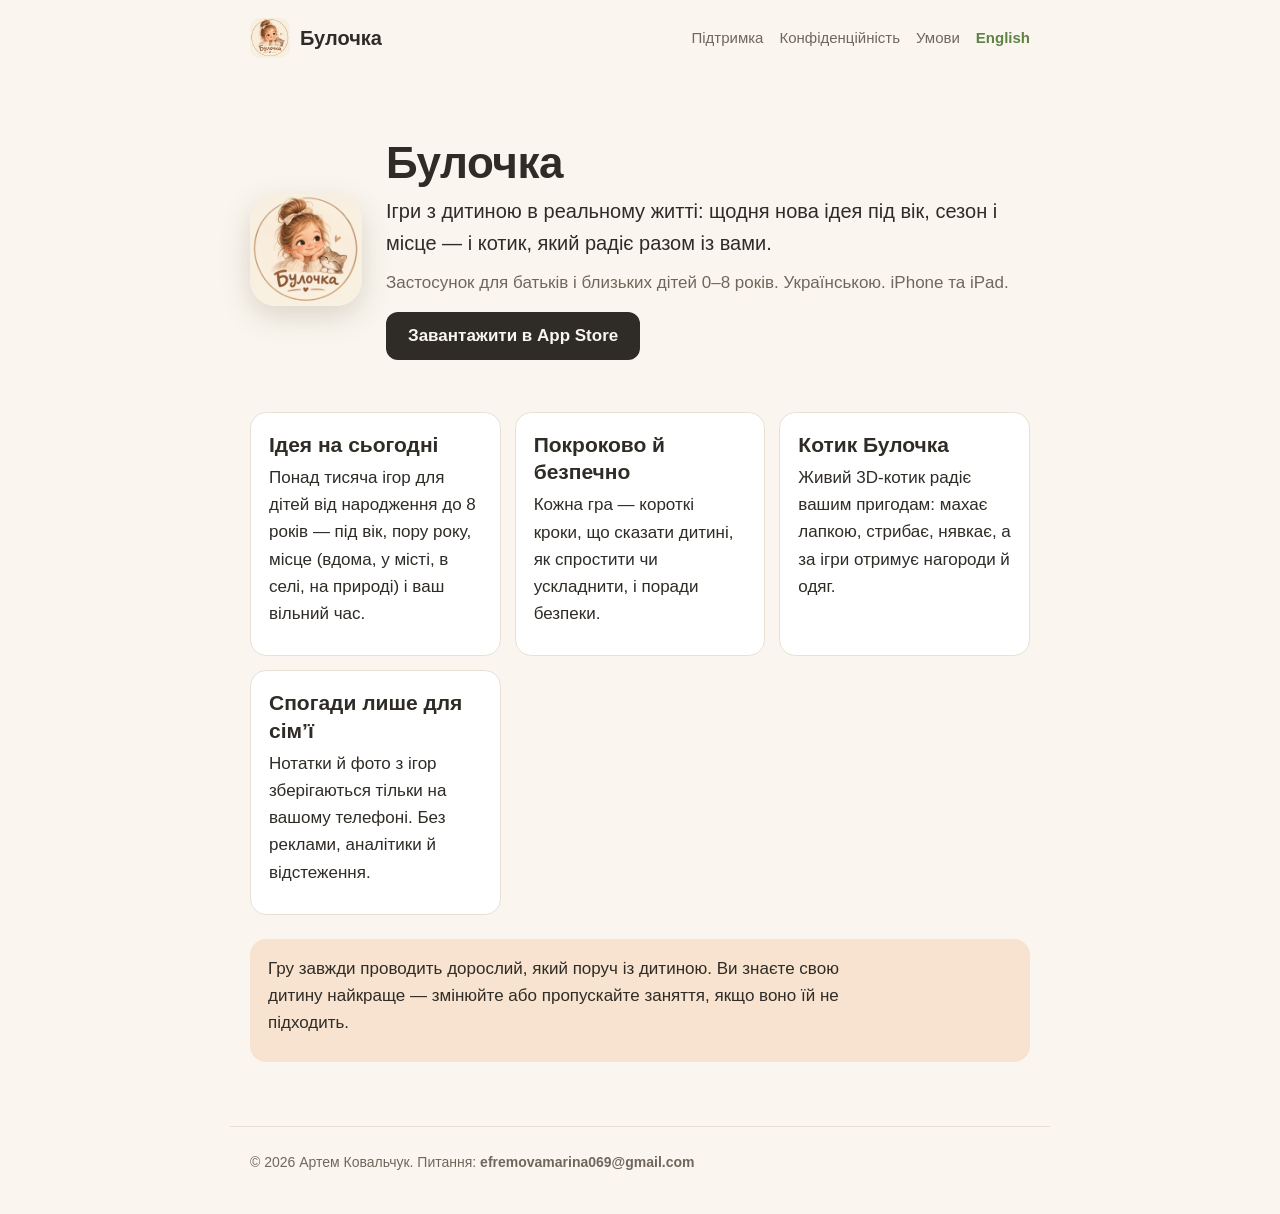
<file: index.html>
<!doctype html>
<html lang="uk">
<head>
<meta charset="utf-8">
<meta name="viewport" content="width=device-width, initial-scale=1">
<title>Булочка — ігри з дитиною</title>
<meta name="description" content="Ігри з дитиною в реальному житті">
<link rel="icon" href="./icon.png">
<link rel="stylesheet" href="./style.css">
</head>
<body>
<header class="top">
  <a class="brand" href="./"><img src="./icon.png" alt="" width="40" height="40"><span>Булочка</span></a>
  <nav>
    <a href="./support/">Підтримка</a>
    <a href="./privacy/">Конфіденційність</a>
    <a href="./terms/">Умови</a>
    <a href="./en/" lang="en" class="lang">English</a>
  </nav>
</header>
<main>
<section class="hero">
  <img src="icon.png" alt="" width="112" height="112">
  <div>
    <h1>Булочка</h1>
    <p class="lead">Ігри з дитиною в реальному житті: щодня нова ідея під вік, сезон і місце — і котик, який радіє разом із вами.</p>
    <p class="muted">Застосунок для батьків і близьких дітей 0–8 років. Українською. iPhone та iPad.</p>
    <p><a class="store" href="https://apps.apple.com/app/id6827044399">Завантажити в App Store</a></p>
  </div>
</section>
<section class="grid">
  <div class="feature"><h2>Ідея на сьогодні</h2><p>Понад тисяча ігор для дітей від народження до 8 років — під вік, пору року, місце (вдома, у місті, в селі, на природі) і ваш вільний час.</p></div>
  <div class="feature"><h2>Покроково й безпечно</h2><p>Кожна гра — короткі кроки, що сказати дитині, як спростити чи ускладнити, і поради безпеки.</p></div>
  <div class="feature"><h2>Котик Булочка</h2><p>Живий 3D-котик радіє вашим пригодам: махає лапкою, стрибає, нявкає, а за ігри отримує нагороди й одяг.</p></div>
  <div class="feature"><h2>Спогади лише для сім’ї</h2><p>Нотатки й фото з ігор зберігаються тільки на вашому телефоні. Без реклами, аналітики й відстеження.</p></div>
</section>
<section class="note">
  <p>Гру завжди проводить дорослий, який поруч із дитиною. Ви знаєте свою дитину найкраще — змінюйте або пропускайте заняття, якщо воно їй не підходить.</p>
</section>
</main>
<footer>© 2026 Артем Ковальчук. Питання: <span class="mail">efremovamarina069@gmail.com</span></footer>
</body>
</html>
</file>
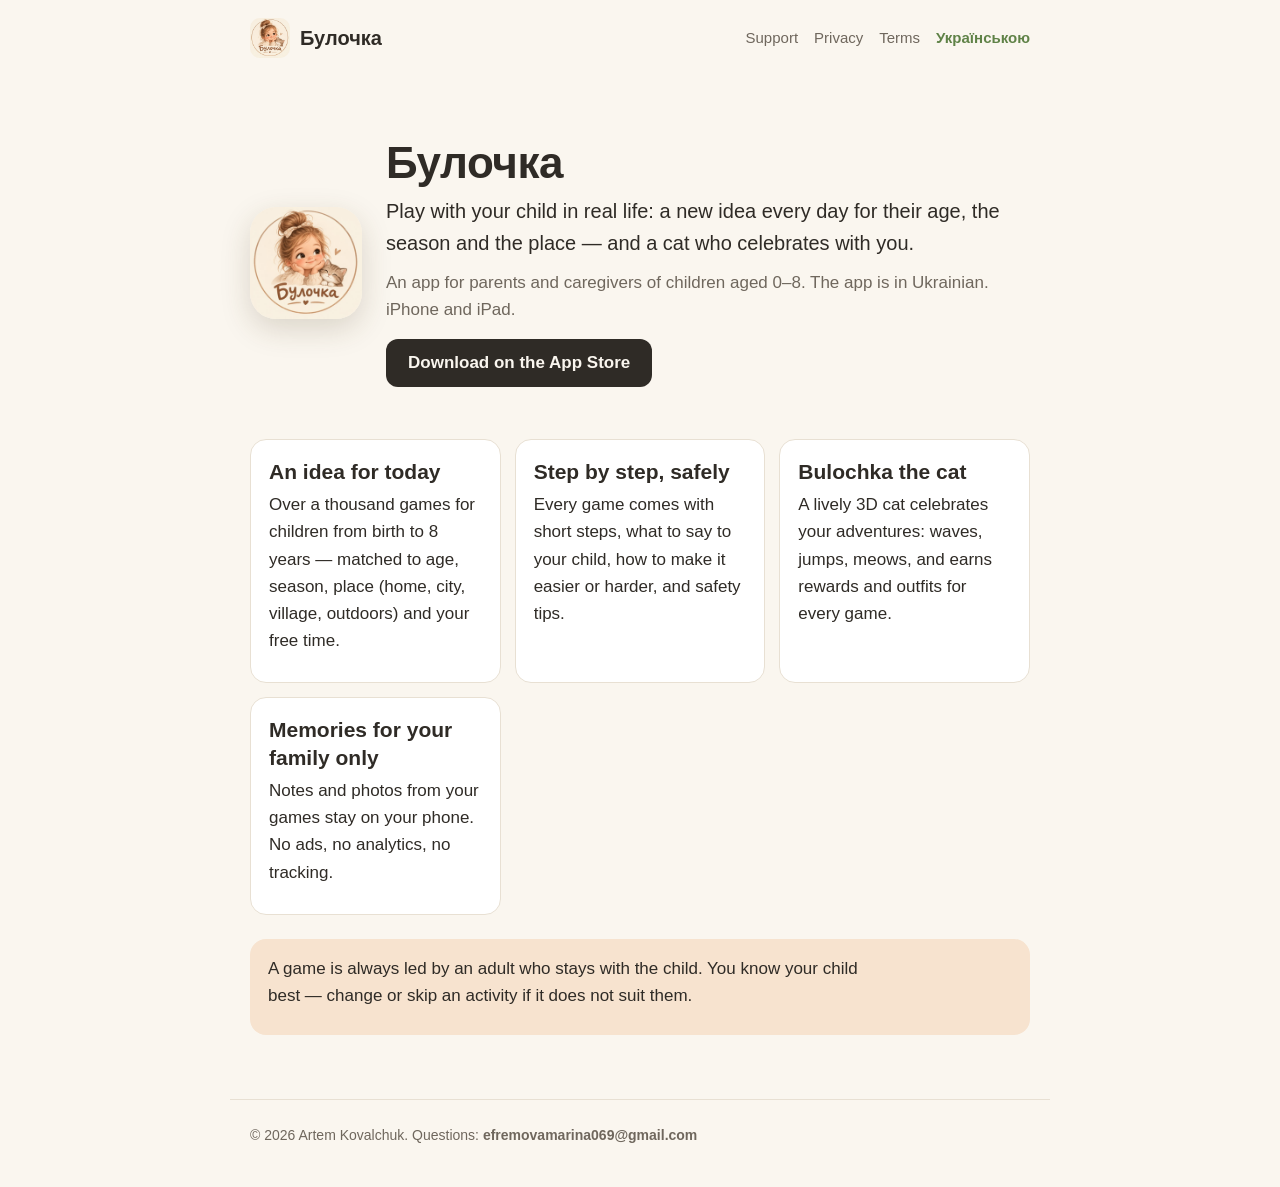
<file: en/index.html>
<!doctype html>
<html lang="en">
<head>
<meta charset="utf-8">
<meta name="viewport" content="width=device-width, initial-scale=1">
<title>Bulochka — play with your child</title>
<meta name="description" content="Play with your child in real life">
<link rel="icon" href="../icon.png">
<link rel="stylesheet" href="../style.css">
</head>
<body>
<header class="top">
  <a class="brand" href="../en/"><img src="../icon.png" alt="" width="40" height="40"><span>Булочка</span></a>
  <nav>
    <a href="../en/support/">Support</a>
    <a href="../en/privacy/">Privacy</a>
    <a href="../en/terms/">Terms</a>
    <a href="../" lang="uk" class="lang">Українською</a>
  </nav>
</header>
<main>
<section class="hero">
  <img src="../icon.png" alt="" width="112" height="112">
  <div>
    <h1>Булочка</h1>
    <p class="lead">Play with your child in real life: a new idea every day for their age, the season and the place — and a cat who celebrates with you.</p>
    <p class="muted">An app for parents and caregivers of children aged 0–8. The app is in Ukrainian. iPhone and iPad.</p>
    <p><a class="store" href="https://apps.apple.com/app/id6827044399">Download on the App Store</a></p>
  </div>
</section>
<section class="grid">
  <div class="feature"><h2>An idea for today</h2><p>Over a thousand games for children from birth to 8 years — matched to age, season, place (home, city, village, outdoors) and your free time.</p></div>
  <div class="feature"><h2>Step by step, safely</h2><p>Every game comes with short steps, what to say to your child, how to make it easier or harder, and safety tips.</p></div>
  <div class="feature"><h2>Bulochka the cat</h2><p>A lively 3D cat celebrates your adventures: waves, jumps, meows, and earns rewards and outfits for every game.</p></div>
  <div class="feature"><h2>Memories for your family only</h2><p>Notes and photos from your games stay on your phone. No ads, no analytics, no tracking.</p></div>
</section>
<section class="note">
  <p>A game is always led by an adult who stays with the child. You know your child best — change or skip an activity if it does not suit them.</p>
</section>
</main>
<footer>© 2026 Artem Kovalchuk. Questions: <span class="mail">efremovamarina069@gmail.com</span></footer>
</body>
</html>
</file>
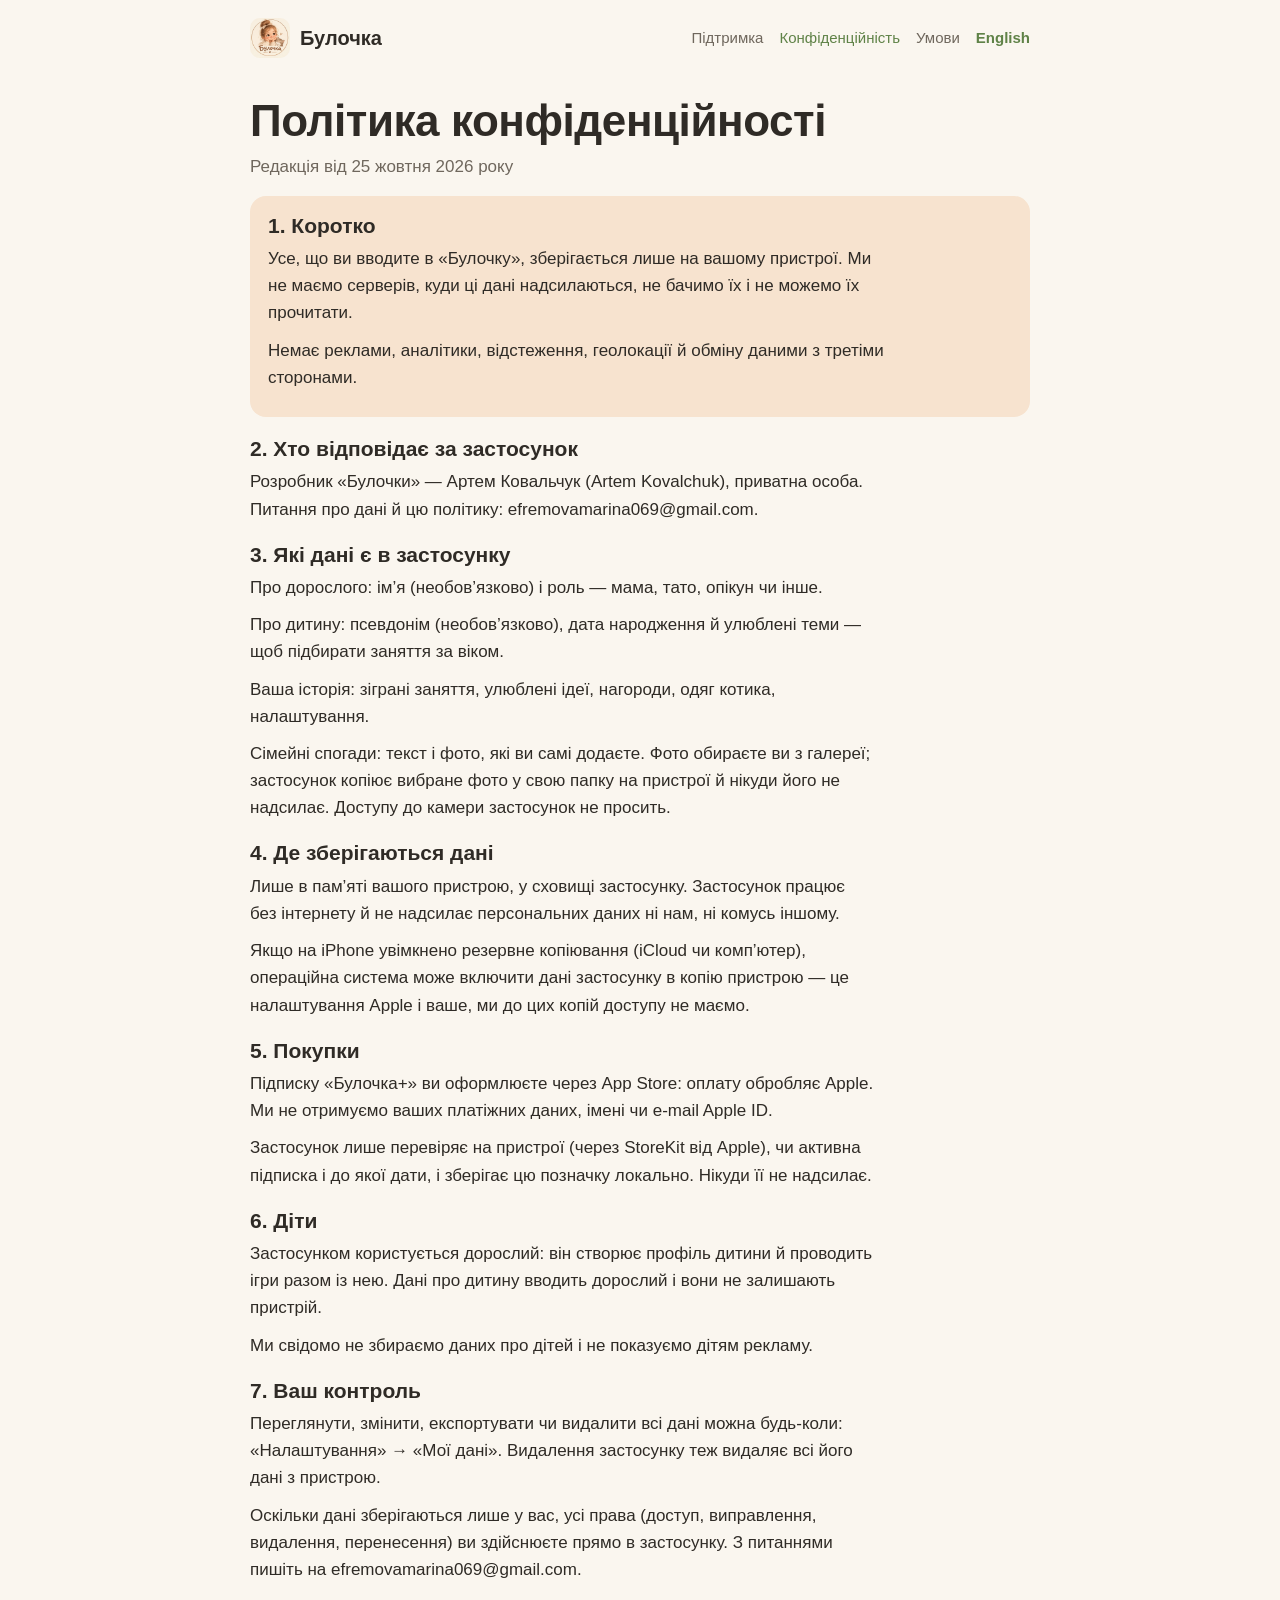
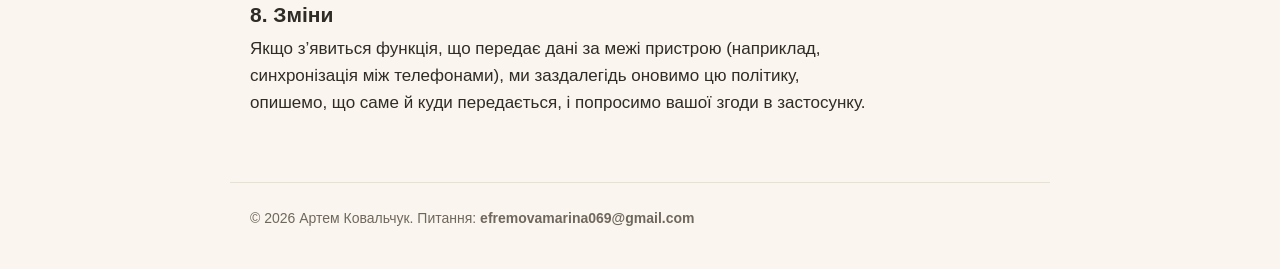
<file: privacy/index.html>
<!doctype html>
<html lang="uk">
<head>
<meta charset="utf-8">
<meta name="viewport" content="width=device-width, initial-scale=1">
<title>Політика конфіденційності — Булочка</title>
<meta name="description" content="Ігри з дитиною в реальному житті">
<link rel="icon" href="../icon.png">
<link rel="stylesheet" href="../style.css">
</head>
<body>
<header class="top">
  <a class="brand" href="../"><img src="../icon.png" alt="" width="40" height="40"><span>Булочка</span></a>
  <nav>
    <a href="../support/">Підтримка</a>
    <a href="../privacy/" aria-current="page">Конфіденційність</a>
    <a href="../terms/">Умови</a>
    <a href="../en/privacy/" lang="en" class="lang">English</a>
  </nav>
</header>
<main>
<h1>Політика конфіденційності</h1>
<p class="muted">Редакція від 25 жовтня 2026 року</p>
<section class="key">
  <h2>1. Коротко</h2>
  <p>Усе, що ви вводите в «Булочку», зберігається лише на вашому пристрої. Ми не маємо серверів, куди ці дані надсилаються, не бачимо їх і не можемо їх прочитати.</p>
  <p>Немає реклами, аналітики, відстеження, геолокації й обміну даними з третіми сторонами.</p>
</section>
<section>
  <h2>2. Хто відповідає за застосунок</h2>
  <p>Розробник «Булочки» — Артем Ковальчук (Artem Kovalchuk), приватна особа. Питання про дані й цю політику: efremovamarina069@gmail.com.</p>
</section>
<section>
  <h2>3. Які дані є в застосунку</h2>
  <p>Про дорослого: ім’я (необов’язково) і роль — мама, тато, опікун чи інше.</p>
  <p>Про дитину: псевдонім (необов’язково), дата народження й улюблені теми — щоб підбирати заняття за віком.</p>
  <p>Ваша історія: зіграні заняття, улюблені ідеї, нагороди, одяг котика, налаштування.</p>
  <p>Сімейні спогади: текст і фото, які ви самі додаєте. Фото обираєте ви з галереї; застосунок копіює вибране фото у свою папку на пристрої й нікуди його не надсилає. Доступу до камери застосунок не просить.</p>
</section>
<section>
  <h2>4. Де зберігаються дані</h2>
  <p>Лише в пам’яті вашого пристрою, у сховищі застосунку. Застосунок працює без інтернету й не надсилає персональних даних ні нам, ні комусь іншому.</p>
  <p>Якщо на iPhone увімкнено резервне копіювання (iCloud чи комп’ютер), операційна система може включити дані застосунку в копію пристрою — це налаштування Apple і ваше, ми до цих копій доступу не маємо.</p>
</section>
<section>
  <h2>5. Покупки</h2>
  <p>Підписку «Булочка+» ви оформлюєте через App Store: оплату обробляє Apple. Ми не отримуємо ваших платіжних даних, імені чи e-mail Apple ID.</p>
  <p>Застосунок лише перевіряє на пристрої (через StoreKit від Apple), чи активна підписка і до якої дати, і зберігає цю позначку локально. Нікуди її не надсилає.</p>
</section>
<section>
  <h2>6. Діти</h2>
  <p>Застосунком користується дорослий: він створює профіль дитини й проводить ігри разом із нею. Дані про дитину вводить дорослий і вони не залишають пристрій.</p>
  <p>Ми свідомо не збираємо даних про дітей і не показуємо дітям рекламу.</p>
</section>
<section>
  <h2>7. Ваш контроль</h2>
  <p>Переглянути, змінити, експортувати чи видалити всі дані можна будь-коли: «Налаштування» → «Мої дані». Видалення застосунку теж видаляє всі його дані з пристрою.</p>
  <p>Оскільки дані зберігаються лише у вас, усі права (доступ, виправлення, видалення, перенесення) ви здійснюєте прямо в застосунку. З питаннями пишіть на efremovamarina069@gmail.com.</p>
</section>
<section>
  <h2>8. Зміни</h2>
  <p>Якщо з’явиться функція, що передає дані за межі пристрою (наприклад, синхронізація між телефонами), ми заздалегідь оновимо цю політику, опишемо, що саме й куди передається, і попросимо вашої згоди в застосунку.</p>
</section>
</main>
<footer>© 2026 Артем Ковальчук. Питання: <span class="mail">efremovamarina069@gmail.com</span></footer>
</body>
</html>
</file>
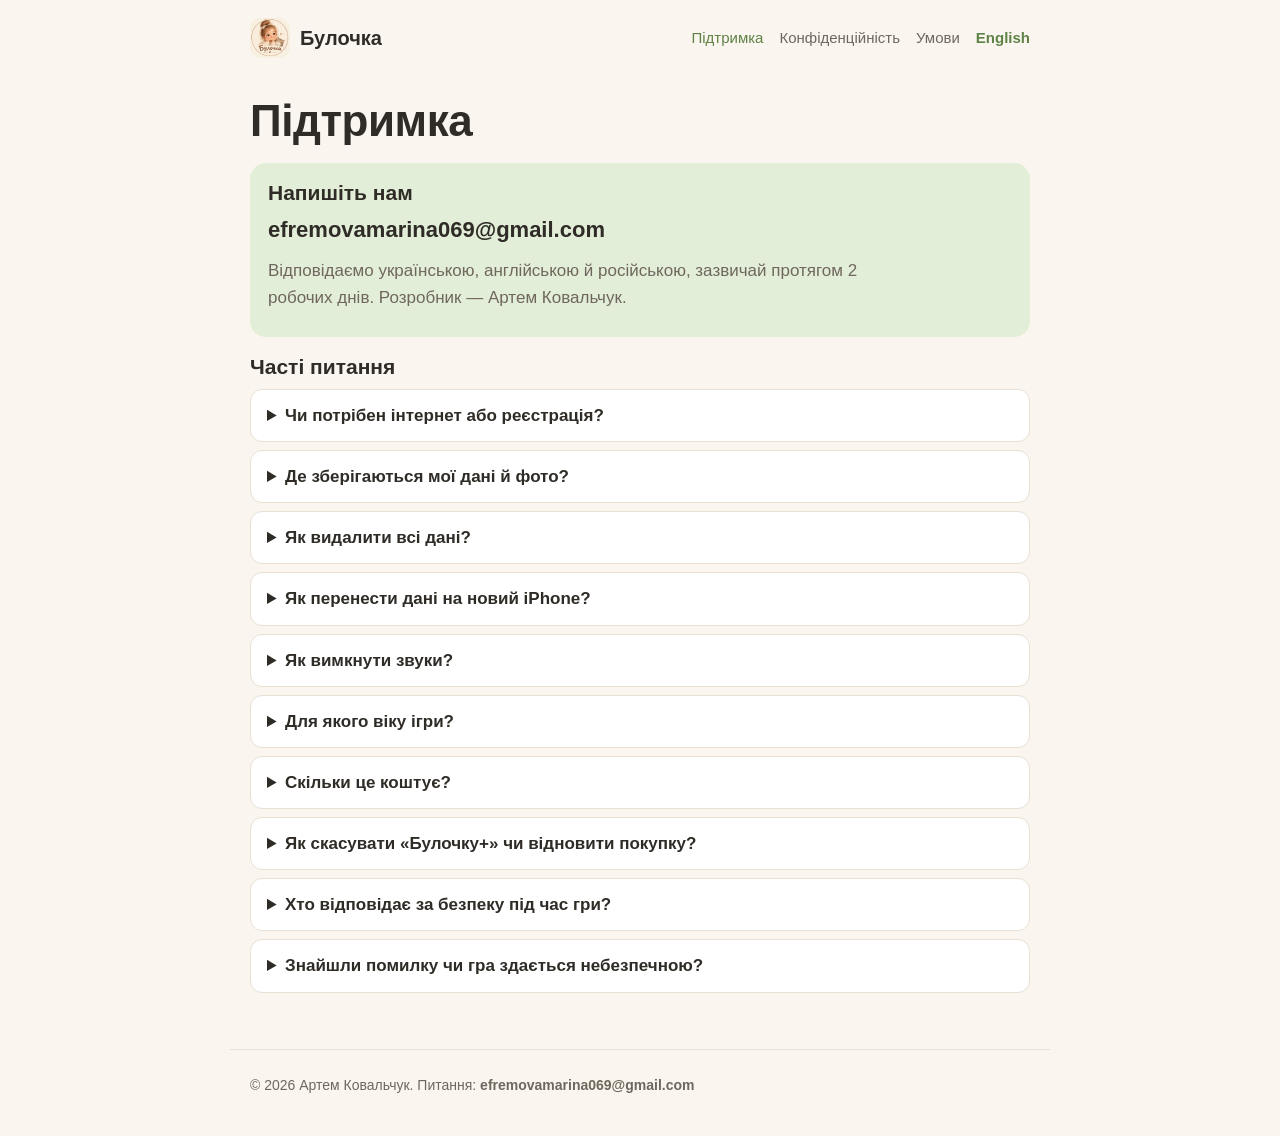
<file: support/index.html>
<!doctype html>
<html lang="uk">
<head>
<meta charset="utf-8">
<meta name="viewport" content="width=device-width, initial-scale=1">
<title>Підтримка — Булочка</title>
<meta name="description" content="Ігри з дитиною в реальному житті">
<link rel="icon" href="../icon.png">
<link rel="stylesheet" href="../style.css">
</head>
<body>
<header class="top">
  <a class="brand" href="../"><img src="../icon.png" alt="" width="40" height="40"><span>Булочка</span></a>
  <nav>
    <a href="../support/" aria-current="page">Підтримка</a>
    <a href="../privacy/">Конфіденційність</a>
    <a href="../terms/">Умови</a>
    <a href="../en/support/" lang="en" class="lang">English</a>
  </nav>
</header>
<main>
<h1>Підтримка</h1>
<section class="key contact">
  <h2>Напишіть нам</h2>
  <p class="mail big">efremovamarina069@gmail.com</p>
  <p class="muted">Відповідаємо українською, англійською й російською, зазвичай протягом 2 робочих днів. Розробник — Артем Ковальчук.</p>
</section>
<h2>Часті питання</h2>
<details><summary>Чи потрібен інтернет або реєстрація?</summary><p>Ні. Застосунок працює без інтернету. Ви створюєте профіль лише на своєму телефоні — без електронної пошти й пароля.</p></details>
<details><summary>Де зберігаються мої дані й фото?</summary><p>Тільки на вашому пристрої. Ми не отримуємо жодних даних. Детально — у Політиці конфіденційності.</p></details>
<details><summary>Як видалити всі дані?</summary><p>«Налаштування» → «Мої дані» → «Видалити всі дані». Видалення застосунку теж видаляє всі його дані.</p></details>
<details><summary>Як перенести дані на новий iPhone?</summary><p>Дані застосунку переносяться разом із резервною копією iPhone (iCloud, комп’ютер або «Швидкий старт»). Також можна зберегти копію: «Налаштування» → «Мої дані» → «Експортувати дані».</p></details>
<details><summary>Як вимкнути звуки?</summary><p>«Налаштування» → «Рух і відчуття» → «Звуки Булочки»: вимкнено, тихо або звичайно. Перемикач «Без звуку» на iPhone теж вимикає звуки.</p></details>
<details><summary>Для якого віку ігри?</summary><p>Від народження до 8 років. Застосунок показує лише ті ігри, що підходять віку дитини з профілю.</p></details>
<details><summary>Скільки це коштує?</summary><p>Завантажити — безкоштовно. Щодня 3 нові гри безкоштовно, уже зіграні — завжди; котик, нагороди й спогади — теж. «Булочка+» (на місяць або на рік, перші 7 днів безкоштовно) відкриває всі ігри без обмежень і весь гардероб котика.</p></details>
<details><summary>Як скасувати «Булочку+» чи відновити покупку?</summary><p>Скасувати: налаштування iPhone → ваше ім’я → «Підписки» → «Булочка» (або в застосунку: «Налаштування» → «Булочка+» → «Керувати підпискою»). Скасування діє з кінця оплаченого періоду. На новому телефоні: екран «Булочка+» → «Відновити покупки». Повернення коштів — через Apple: reportaproblem.apple.com.</p></details>
<details><summary>Хто відповідає за безпеку під час гри?</summary><p>Дорослий, який проводить гру. У кожній картці є поради безпеки й умови, коли варто зупинитися. Докладно — в Умовах користування.</p></details>
<details><summary>Знайшли помилку чи гра здається небезпечною?</summary><p>Напишіть нам на efremovamarina069@gmail.com — назву гри й що не так. Ми відповідаємо й виправляємо в оновленнях.</p></details>
</main>
<footer>© 2026 Артем Ковальчук. Питання: <span class="mail">efremovamarina069@gmail.com</span></footer>
</body>
</html>
</file>
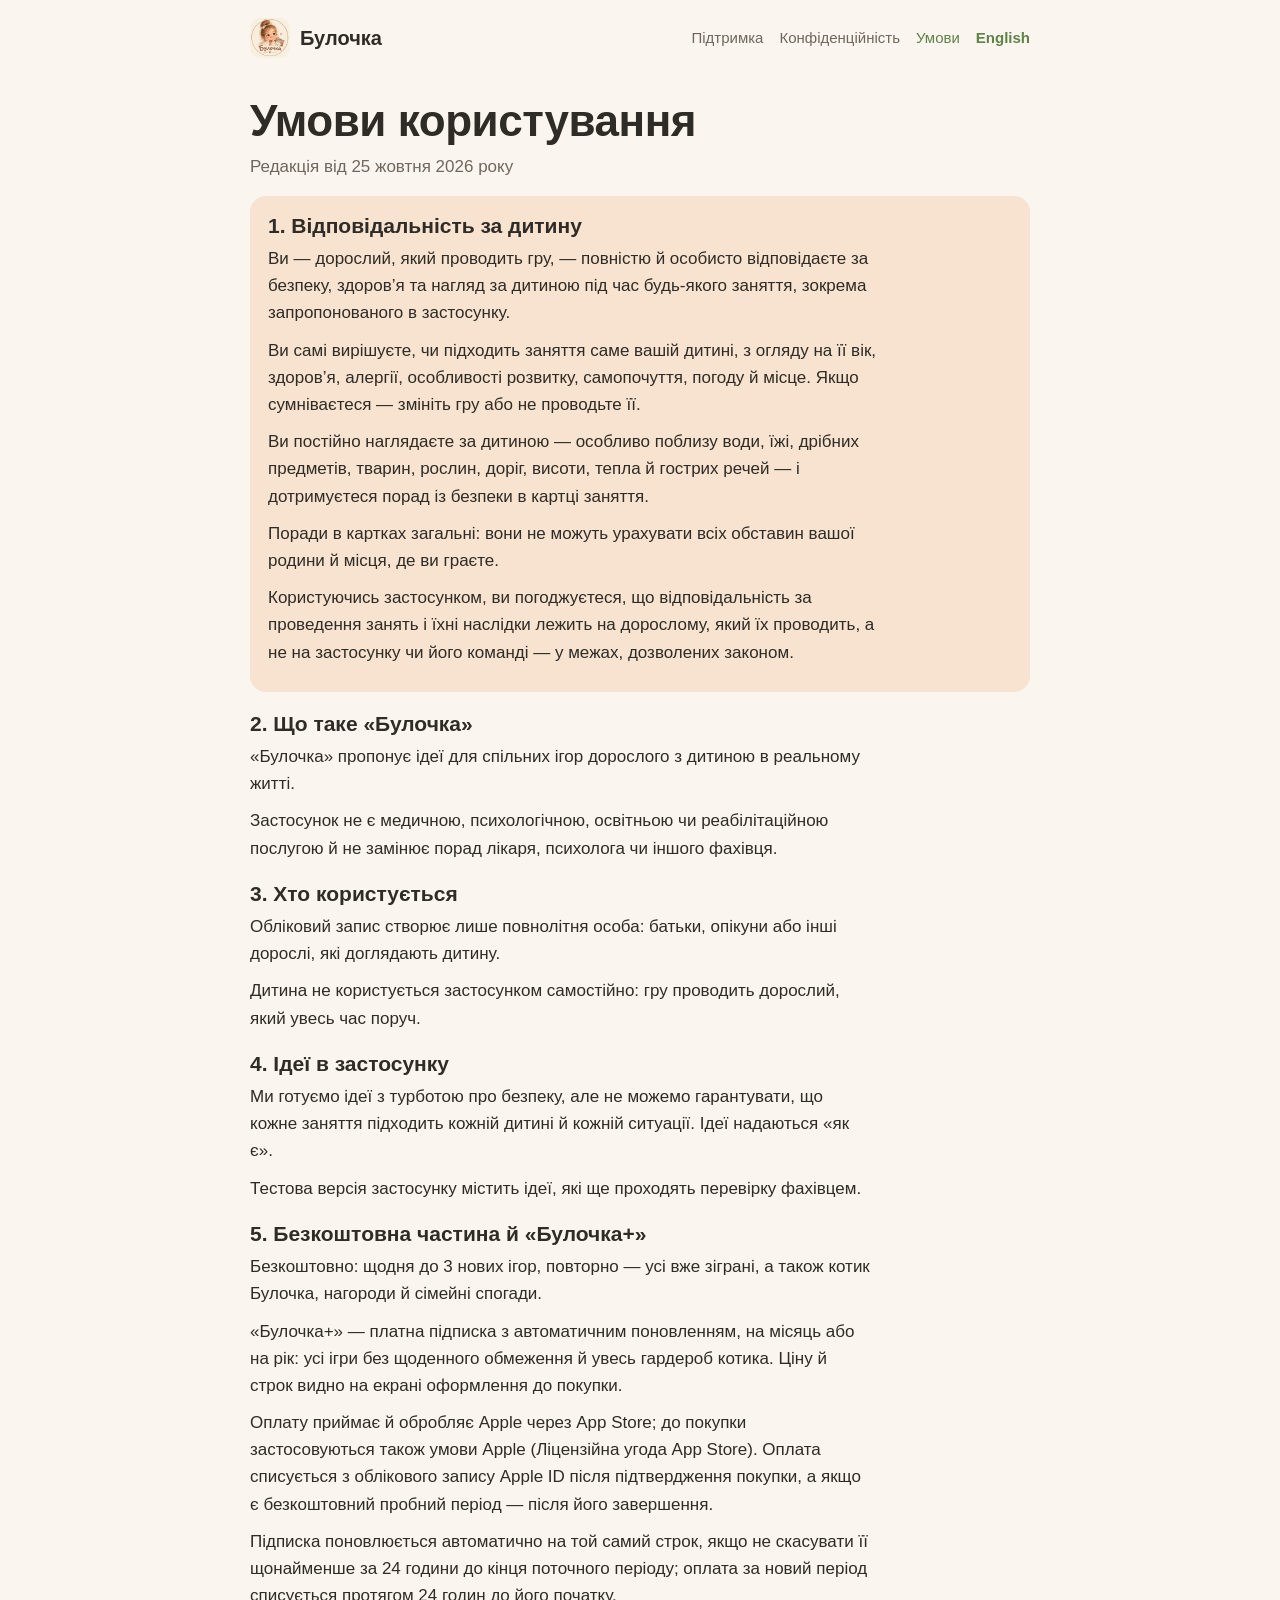
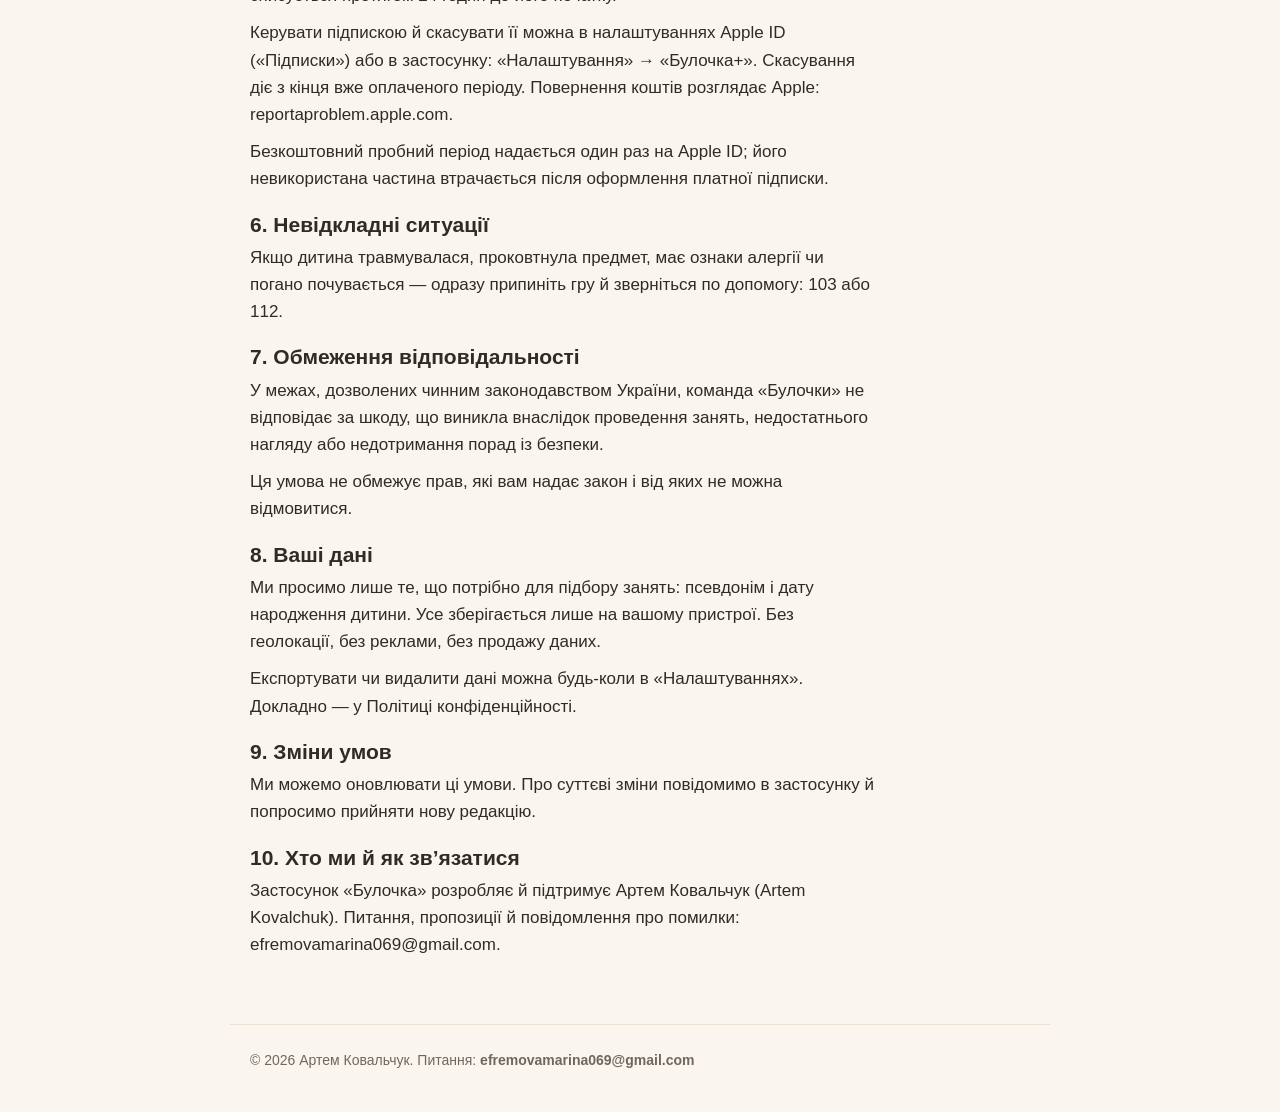
<file: terms/index.html>
<!doctype html>
<html lang="uk">
<head>
<meta charset="utf-8">
<meta name="viewport" content="width=device-width, initial-scale=1">
<title>Умови користування — Булочка</title>
<meta name="description" content="Ігри з дитиною в реальному житті">
<link rel="icon" href="../icon.png">
<link rel="stylesheet" href="../style.css">
</head>
<body>
<header class="top">
  <a class="brand" href="../"><img src="../icon.png" alt="" width="40" height="40"><span>Булочка</span></a>
  <nav>
    <a href="../support/">Підтримка</a>
    <a href="../privacy/">Конфіденційність</a>
    <a href="../terms/" aria-current="page">Умови</a>
    <a href="../en/terms/" lang="en" class="lang">English</a>
  </nav>
</header>
<main>
<h1>Умови користування</h1>
<p class="muted">Редакція від 25 жовтня 2026 року</p>
<section class="key">
  <h2>1. Відповідальність за дитину</h2>
  <p>Ви — дорослий, який проводить гру, — повністю й особисто відповідаєте за безпеку, здоров’я та нагляд за дитиною під час будь-якого заняття, зокрема запропонованого в застосунку.</p>
  <p>Ви самі вирішуєте, чи підходить заняття саме вашій дитині, з огляду на її вік, здоров’я, алергії, особливості розвитку, самопочуття, погоду й місце. Якщо сумніваєтеся — змініть гру або не проводьте її.</p>
  <p>Ви постійно наглядаєте за дитиною — особливо поблизу води, їжі, дрібних предметів, тварин, рослин, доріг, висоти, тепла й гострих речей — і дотримуєтеся порад із безпеки в картці заняття.</p>
  <p>Поради в картках загальні: вони не можуть урахувати всіх обставин вашої родини й місця, де ви граєте.</p>
  <p>Користуючись застосунком, ви погоджуєтеся, що відповідальність за проведення занять і їхні наслідки лежить на дорослому, який їх проводить, а не на застосунку чи його команді — у межах, дозволених законом.</p>
</section>
<section>
  <h2>2. Що таке «Булочка»</h2>
  <p>«Булочка» пропонує ідеї для спільних ігор дорослого з дитиною в реальному житті.</p>
  <p>Застосунок не є медичною, психологічною, освітньою чи реабілітаційною послугою й не замінює порад лікаря, психолога чи іншого фахівця.</p>
</section>
<section>
  <h2>3. Хто користується</h2>
  <p>Обліковий запис створює лише повнолітня особа: батьки, опікуни або інші дорослі, які доглядають дитину.</p>
  <p>Дитина не користується застосунком самостійно: гру проводить дорослий, який увесь час поруч.</p>
</section>
<section>
  <h2>4. Ідеї в застосунку</h2>
  <p>Ми готуємо ідеї з турботою про безпеку, але не можемо гарантувати, що кожне заняття підходить кожній дитині й кожній ситуації. Ідеї надаються «як є».</p>
  <p>Тестова версія застосунку містить ідеї, які ще проходять перевірку фахівцем.</p>
</section>
<section>
  <h2>5. Безкоштовна частина й «Булочка+»</h2>
  <p>Безкоштовно: щодня до 3 нових ігор, повторно — усі вже зіграні, а також котик Булочка, нагороди й сімейні спогади.</p>
  <p>«Булочка+» — платна підписка з автоматичним поновленням, на місяць або на рік: усі ігри без щоденного обмеження й увесь гардероб котика. Ціну й строк видно на екрані оформлення до покупки.</p>
  <p>Оплату приймає й обробляє Apple через App Store; до покупки застосовуються також умови Apple (Ліцензійна угода App Store). Оплата списується з облікового запису Apple ID після підтвердження покупки, а якщо є безкоштовний пробний період — після його завершення.</p>
  <p>Підписка поновлюється автоматично на той самий строк, якщо не скасувати її щонайменше за 24 години до кінця поточного періоду; оплата за новий період списується протягом 24 годин до його початку.</p>
  <p>Керувати підпискою й скасувати її можна в налаштуваннях Apple ID («Підписки») або в застосунку: «Налаштування» → «Булочка+». Скасування діє з кінця вже оплаченого періоду. Повернення коштів розглядає Apple: reportaproblem.apple.com.</p>
  <p>Безкоштовний пробний період надається один раз на Apple ID; його невикористана частина втрачається після оформлення платної підписки.</p>
</section>
<section>
  <h2>6. Невідкладні ситуації</h2>
  <p>Якщо дитина травмувалася, проковтнула предмет, має ознаки алергії чи погано почувається — одразу припиніть гру й зверніться по допомогу: 103 або 112.</p>
</section>
<section>
  <h2>7. Обмеження відповідальності</h2>
  <p>У межах, дозволених чинним законодавством України, команда «Булочки» не відповідає за шкоду, що виникла внаслідок проведення занять, недостатнього нагляду або недотримання порад із безпеки.</p>
  <p>Ця умова не обмежує прав, які вам надає закон і від яких не можна відмовитися.</p>
</section>
<section>
  <h2>8. Ваші дані</h2>
  <p>Ми просимо лише те, що потрібно для підбору занять: псевдонім і дату народження дитини. Усе зберігається лише на вашому пристрої. Без геолокації, без реклами, без продажу даних.</p>
  <p>Експортувати чи видалити дані можна будь-коли в «Налаштуваннях». Докладно — у Політиці конфіденційності.</p>
</section>
<section>
  <h2>9. Зміни умов</h2>
  <p>Ми можемо оновлювати ці умови. Про суттєві зміни повідомимо в застосунку й попросимо прийняти нову редакцію.</p>
</section>
<section>
  <h2>10. Хто ми й як зв’язатися</h2>
  <p>Застосунок «Булочка» розробляє й підтримує Артем Ковальчук (Artem Kovalchuk). Питання, пропозиції й повідомлення про помилки: efremovamarina069@gmail.com.</p>
</section>
</main>
<footer>© 2026 Артем Ковальчук. Питання: <span class="mail">efremovamarina069@gmail.com</span></footer>
</body>
</html>
</file>
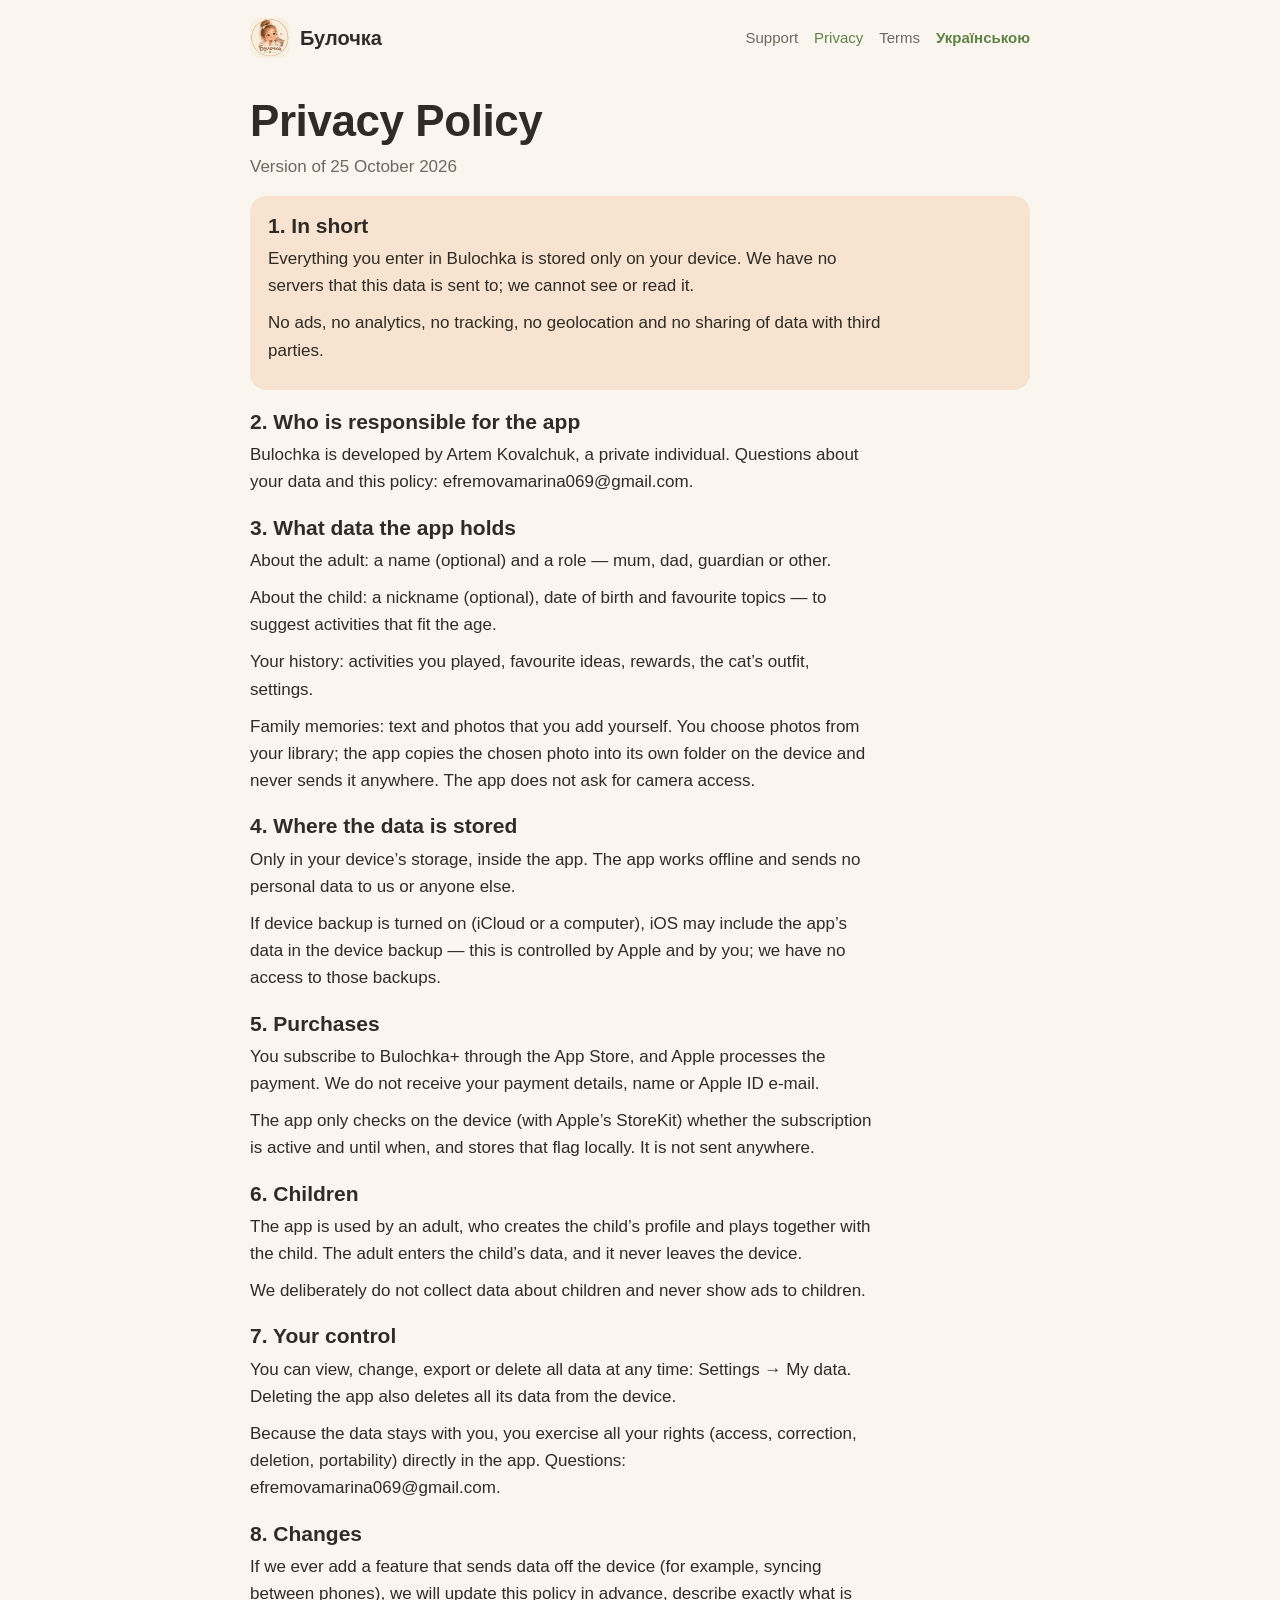
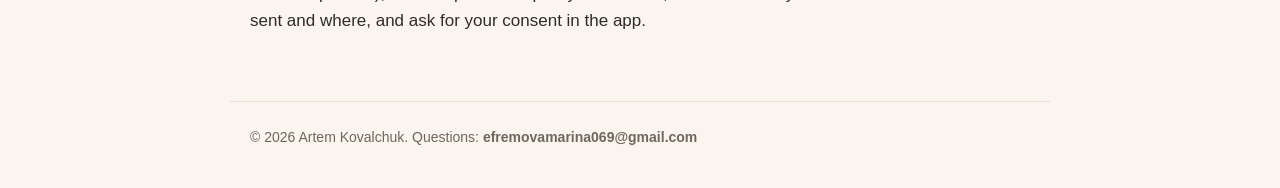
<file: en/privacy/index.html>
<!doctype html>
<html lang="en">
<head>
<meta charset="utf-8">
<meta name="viewport" content="width=device-width, initial-scale=1">
<title>Privacy Policy — Bulochka</title>
<meta name="description" content="Play with your child in real life">
<link rel="icon" href="../../icon.png">
<link rel="stylesheet" href="../../style.css">
</head>
<body>
<header class="top">
  <a class="brand" href="../../en/"><img src="../../icon.png" alt="" width="40" height="40"><span>Булочка</span></a>
  <nav>
    <a href="../../en/support/">Support</a>
    <a href="../../en/privacy/" aria-current="page">Privacy</a>
    <a href="../../en/terms/">Terms</a>
    <a href="../../privacy/" lang="uk" class="lang">Українською</a>
  </nav>
</header>
<main>
<h1>Privacy Policy</h1>
<p class="muted">Version of 25 October 2026</p>
<section class="key">
  <h2>1. In short</h2>
  <p>Everything you enter in Bulochka is stored only on your device. We have no servers that this data is sent to; we cannot see or read it.</p>
  <p>No ads, no analytics, no tracking, no geolocation and no sharing of data with third parties.</p>
</section>
<section>
  <h2>2. Who is responsible for the app</h2>
  <p>Bulochka is developed by Artem Kovalchuk, a private individual. Questions about your data and this policy: efremovamarina069@gmail.com.</p>
</section>
<section>
  <h2>3. What data the app holds</h2>
  <p>About the adult: a name (optional) and a role — mum, dad, guardian or other.</p>
  <p>About the child: a nickname (optional), date of birth and favourite topics — to suggest activities that fit the age.</p>
  <p>Your history: activities you played, favourite ideas, rewards, the cat’s outfit, settings.</p>
  <p>Family memories: text and photos that you add yourself. You choose photos from your library; the app copies the chosen photo into its own folder on the device and never sends it anywhere. The app does not ask for camera access.</p>
</section>
<section>
  <h2>4. Where the data is stored</h2>
  <p>Only in your device’s storage, inside the app. The app works offline and sends no personal data to us or anyone else.</p>
  <p>If device backup is turned on (iCloud or a computer), iOS may include the app’s data in the device backup — this is controlled by Apple and by you; we have no access to those backups.</p>
</section>
<section>
  <h2>5. Purchases</h2>
  <p>You subscribe to Bulochka+ through the App Store, and Apple processes the payment. We do not receive your payment details, name or Apple ID e-mail.</p>
  <p>The app only checks on the device (with Apple’s StoreKit) whether the subscription is active and until when, and stores that flag locally. It is not sent anywhere.</p>
</section>
<section>
  <h2>6. Children</h2>
  <p>The app is used by an adult, who creates the child’s profile and plays together with the child. The adult enters the child’s data, and it never leaves the device.</p>
  <p>We deliberately do not collect data about children and never show ads to children.</p>
</section>
<section>
  <h2>7. Your control</h2>
  <p>You can view, change, export or delete all data at any time: Settings → My data. Deleting the app also deletes all its data from the device.</p>
  <p>Because the data stays with you, you exercise all your rights (access, correction, deletion, portability) directly in the app. Questions: efremovamarina069@gmail.com.</p>
</section>
<section>
  <h2>8. Changes</h2>
  <p>If we ever add a feature that sends data off the device (for example, syncing between phones), we will update this policy in advance, describe exactly what is sent and where, and ask for your consent in the app.</p>
</section>
</main>
<footer>© 2026 Artem Kovalchuk. Questions: <span class="mail">efremovamarina069@gmail.com</span></footer>
</body>
</html>
</file>
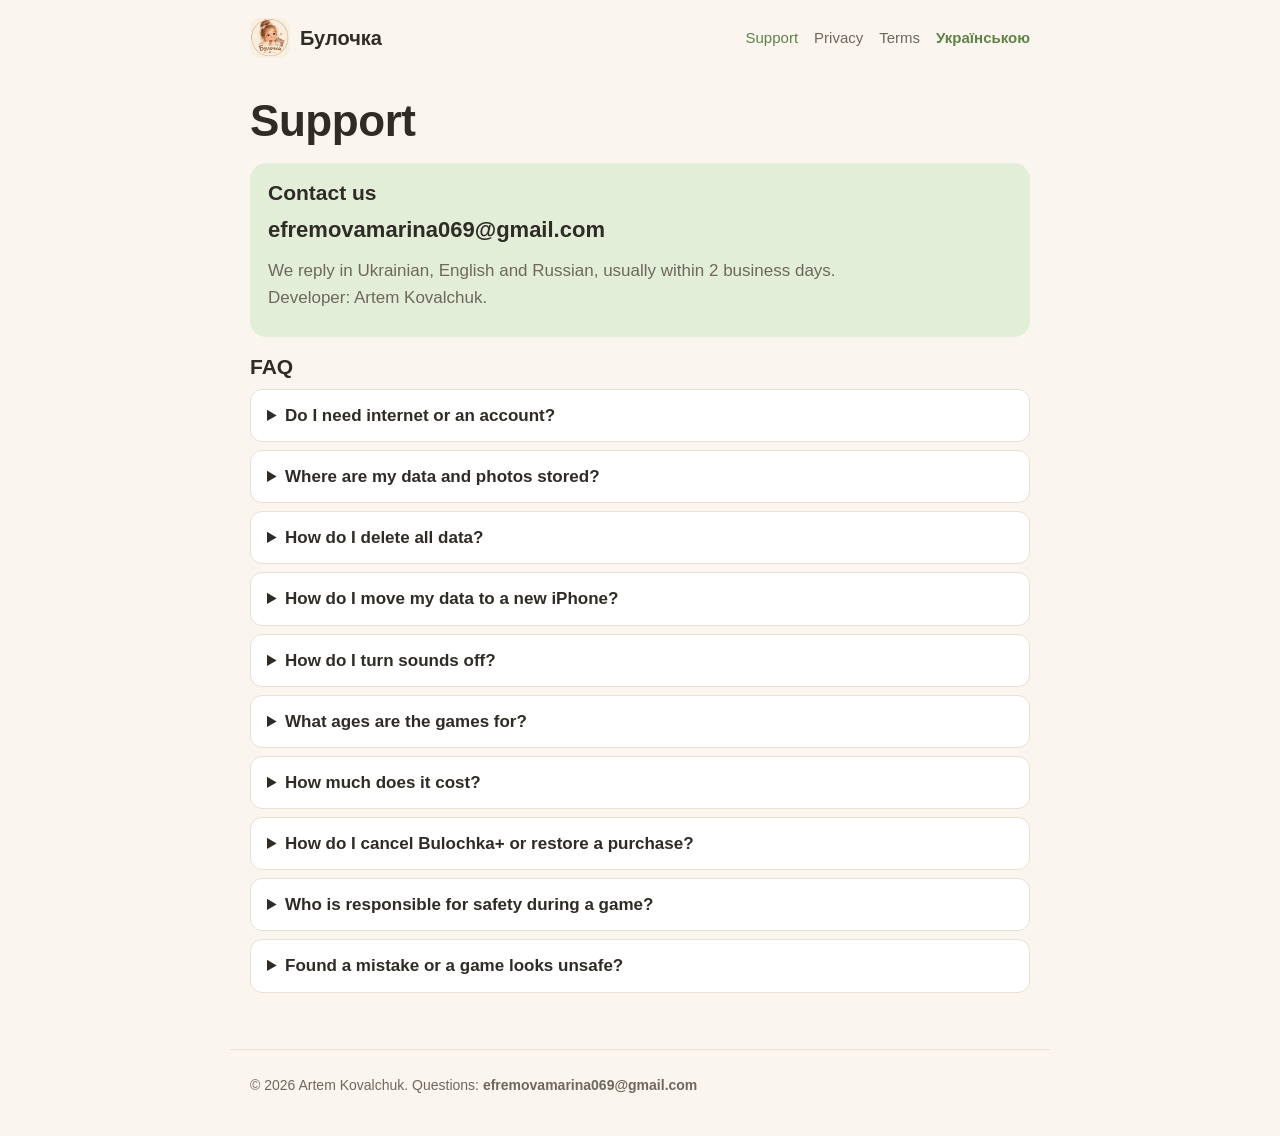
<file: en/support/index.html>
<!doctype html>
<html lang="en">
<head>
<meta charset="utf-8">
<meta name="viewport" content="width=device-width, initial-scale=1">
<title>Support — Bulochka</title>
<meta name="description" content="Play with your child in real life">
<link rel="icon" href="../../icon.png">
<link rel="stylesheet" href="../../style.css">
</head>
<body>
<header class="top">
  <a class="brand" href="../../en/"><img src="../../icon.png" alt="" width="40" height="40"><span>Булочка</span></a>
  <nav>
    <a href="../../en/support/" aria-current="page">Support</a>
    <a href="../../en/privacy/">Privacy</a>
    <a href="../../en/terms/">Terms</a>
    <a href="../../support/" lang="uk" class="lang">Українською</a>
  </nav>
</header>
<main>
<h1>Support</h1>
<section class="key contact">
  <h2>Contact us</h2>
  <p class="mail big">efremovamarina069@gmail.com</p>
  <p class="muted">We reply in Ukrainian, English and Russian, usually within 2 business days. Developer: Artem Kovalchuk.</p>
</section>
<h2>FAQ</h2>
<details><summary>Do I need internet or an account?</summary><p>No. The app works offline. You create a profile only on your phone — no email or password.</p></details>
<details><summary>Where are my data and photos stored?</summary><p>Only on your device. We receive no data at all. See the Privacy Policy for details.</p></details>
<details><summary>How do I delete all data?</summary><p>Settings → My data → Delete all data. Deleting the app also deletes all its data.</p></details>
<details><summary>How do I move my data to a new iPhone?</summary><p>App data moves with your iPhone backup (iCloud, a computer or Quick Start). You can also save a copy: Settings → My data → Export data.</p></details>
<details><summary>How do I turn sounds off?</summary><p>Settings → Motion and feel → Bulochka sounds: off, quiet or normal. The iPhone Silent switch also mutes them.</p></details>
<details><summary>What ages are the games for?</summary><p>From birth to 8 years. The app only shows games that fit the age of the child in the profile.</p></details>
<details><summary>How much does it cost?</summary><p>The download is free. 3 new games are free every day, games you have played stay available, and the cat, rewards and memories are free too. Bulochka+ (monthly or yearly, first 7 days free) unlocks all games with no limit and the cat’s whole wardrobe.</p></details>
<details><summary>How do I cancel Bulochka+ or restore a purchase?</summary><p>To cancel: iPhone Settings → your name → Subscriptions → Bulochka (or in the app: Settings → Bulochka+ → Manage subscription). Cancellation takes effect at the end of the paid period. On a new phone: Bulochka+ screen → Restore Purchases. Refunds are handled by Apple: reportaproblem.apple.com.</p></details>
<details><summary>Who is responsible for safety during a game?</summary><p>The adult leading the game. Every card has safety tips and signs that it is time to stop. See the Terms of Use.</p></details>
<details><summary>Found a mistake or a game looks unsafe?</summary><p>Write to efremovamarina069@gmail.com with the game’s name and what is wrong. We reply and fix it in updates.</p></details>
</main>
<footer>© 2026 Artem Kovalchuk. Questions: <span class="mail">efremovamarina069@gmail.com</span></footer>
</body>
</html>
</file>
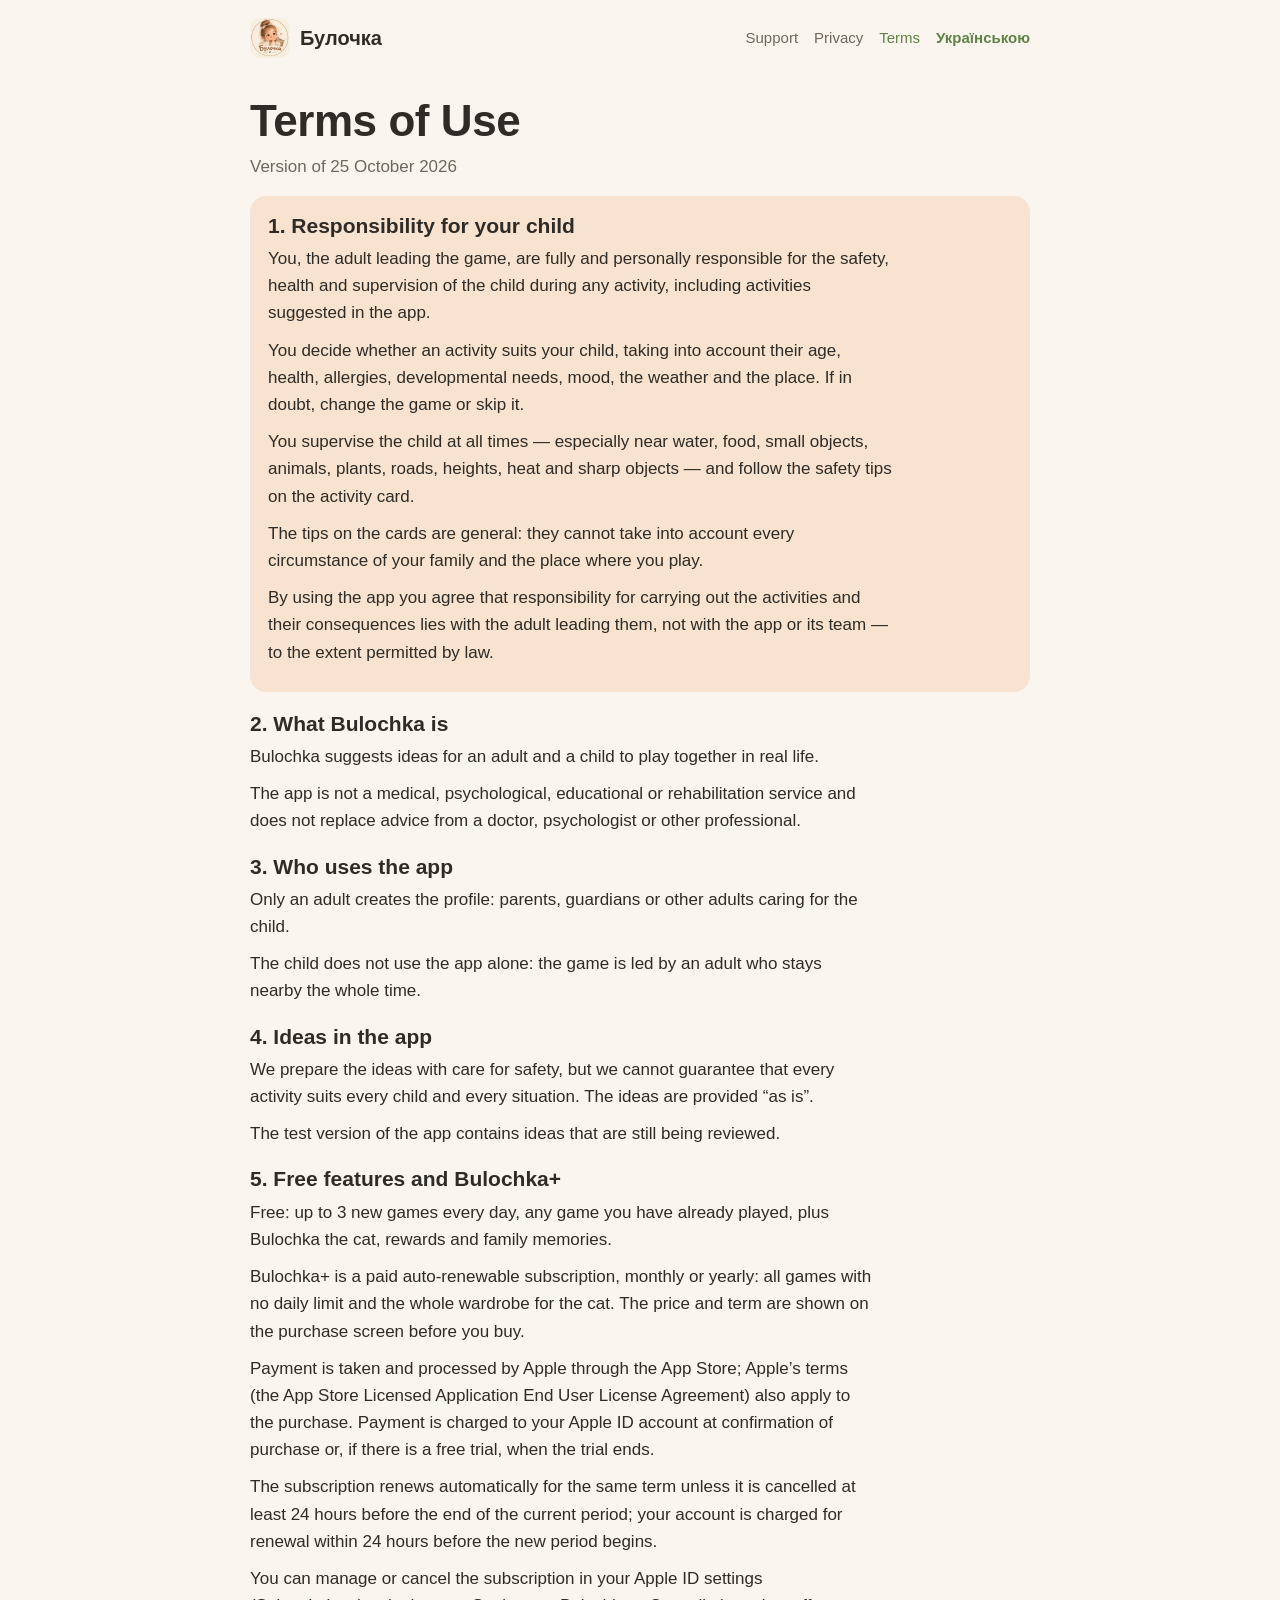
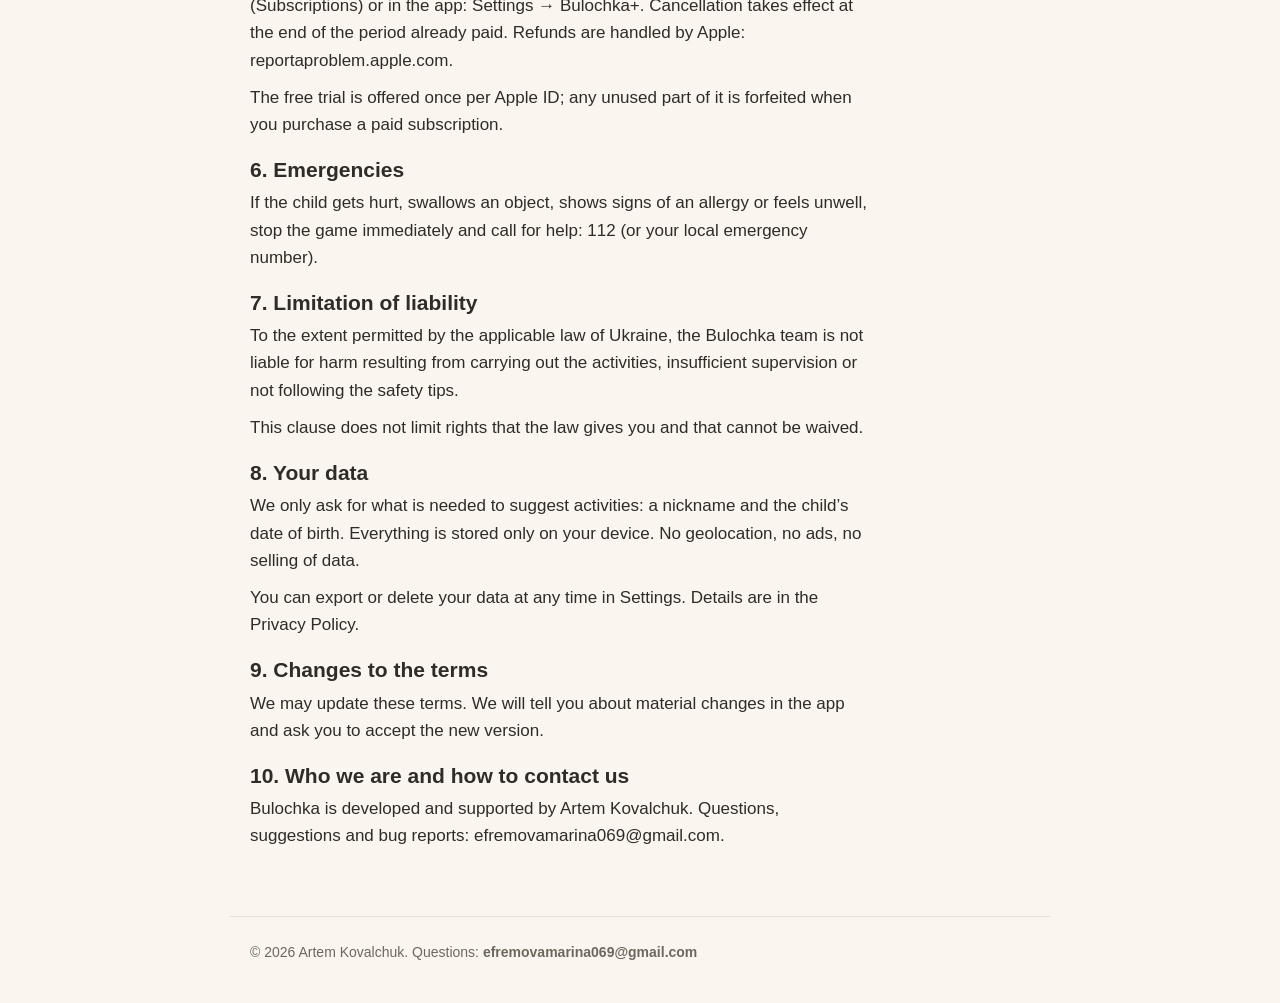
<file: en/terms/index.html>
<!doctype html>
<html lang="en">
<head>
<meta charset="utf-8">
<meta name="viewport" content="width=device-width, initial-scale=1">
<title>Terms of Use — Bulochka</title>
<meta name="description" content="Play with your child in real life">
<link rel="icon" href="../../icon.png">
<link rel="stylesheet" href="../../style.css">
</head>
<body>
<header class="top">
  <a class="brand" href="../../en/"><img src="../../icon.png" alt="" width="40" height="40"><span>Булочка</span></a>
  <nav>
    <a href="../../en/support/">Support</a>
    <a href="../../en/privacy/">Privacy</a>
    <a href="../../en/terms/" aria-current="page">Terms</a>
    <a href="../../terms/" lang="uk" class="lang">Українською</a>
  </nav>
</header>
<main>
<h1>Terms of Use</h1>
<p class="muted">Version of 25 October 2026</p>
<section class="key">
  <h2>1. Responsibility for your child</h2>
  <p>You, the adult leading the game, are fully and personally responsible for the safety, health and supervision of the child during any activity, including activities suggested in the app.</p>
  <p>You decide whether an activity suits your child, taking into account their age, health, allergies, developmental needs, mood, the weather and the place. If in doubt, change the game or skip it.</p>
  <p>You supervise the child at all times — especially near water, food, small objects, animals, plants, roads, heights, heat and sharp objects — and follow the safety tips on the activity card.</p>
  <p>The tips on the cards are general: they cannot take into account every circumstance of your family and the place where you play.</p>
  <p>By using the app you agree that responsibility for carrying out the activities and their consequences lies with the adult leading them, not with the app or its team — to the extent permitted by law.</p>
</section>
<section>
  <h2>2. What Bulochka is</h2>
  <p>Bulochka suggests ideas for an adult and a child to play together in real life.</p>
  <p>The app is not a medical, psychological, educational or rehabilitation service and does not replace advice from a doctor, psychologist or other professional.</p>
</section>
<section>
  <h2>3. Who uses the app</h2>
  <p>Only an adult creates the profile: parents, guardians or other adults caring for the child.</p>
  <p>The child does not use the app alone: the game is led by an adult who stays nearby the whole time.</p>
</section>
<section>
  <h2>4. Ideas in the app</h2>
  <p>We prepare the ideas with care for safety, but we cannot guarantee that every activity suits every child and every situation. The ideas are provided “as is”.</p>
  <p>The test version of the app contains ideas that are still being reviewed.</p>
</section>
<section>
  <h2>5. Free features and Bulochka+</h2>
  <p>Free: up to 3 new games every day, any game you have already played, plus Bulochka the cat, rewards and family memories.</p>
  <p>Bulochka+ is a paid auto-renewable subscription, monthly or yearly: all games with no daily limit and the whole wardrobe for the cat. The price and term are shown on the purchase screen before you buy.</p>
  <p>Payment is taken and processed by Apple through the App Store; Apple’s terms (the App Store Licensed Application End User License Agreement) also apply to the purchase. Payment is charged to your Apple ID account at confirmation of purchase or, if there is a free trial, when the trial ends.</p>
  <p>The subscription renews automatically for the same term unless it is cancelled at least 24 hours before the end of the current period; your account is charged for renewal within 24 hours before the new period begins.</p>
  <p>You can manage or cancel the subscription in your Apple ID settings (Subscriptions) or in the app: Settings → Bulochka+. Cancellation takes effect at the end of the period already paid. Refunds are handled by Apple: reportaproblem.apple.com.</p>
  <p>The free trial is offered once per Apple ID; any unused part of it is forfeited when you purchase a paid subscription.</p>
</section>
<section>
  <h2>6. Emergencies</h2>
  <p>If the child gets hurt, swallows an object, shows signs of an allergy or feels unwell, stop the game immediately and call for help: 112 (or your local emergency number).</p>
</section>
<section>
  <h2>7. Limitation of liability</h2>
  <p>To the extent permitted by the applicable law of Ukraine, the Bulochka team is not liable for harm resulting from carrying out the activities, insufficient supervision or not following the safety tips.</p>
  <p>This clause does not limit rights that the law gives you and that cannot be waived.</p>
</section>
<section>
  <h2>8. Your data</h2>
  <p>We only ask for what is needed to suggest activities: a nickname and the child’s date of birth. Everything is stored only on your device. No geolocation, no ads, no selling of data.</p>
  <p>You can export or delete your data at any time in Settings. Details are in the Privacy Policy.</p>
</section>
<section>
  <h2>9. Changes to the terms</h2>
  <p>We may update these terms. We will tell you about material changes in the app and ask you to accept the new version.</p>
</section>
<section>
  <h2>10. Who we are and how to contact us</h2>
  <p>Bulochka is developed and supported by Artem Kovalchuk. Questions, suggestions and bug reports: efremovamarina069@gmail.com.</p>
</section>
</main>
<footer>© 2026 Artem Kovalchuk. Questions: <span class="mail">efremovamarina069@gmail.com</span></footer>
</body>
</html>
</file>
<file: style.css>
/* Сайт «Булочки»: ті самі теплі кольори, що в застосунку; системні шрифти (CSP сайту не пускає сторонні). */
:root {
  --bg: #faf6ef;
  --card: #ffffff;
  --ink: #2f2b26;
  --muted: #6f675d;
  --line: #e8e0d3;
  --sage: #5f8247;
  --sage-light: #e3eed9;
  --peach: #f7e3cf;
  color-scheme: light;
}
@media (prefers-color-scheme: dark) {
  :root {
    --bg: #1c1a17;
    --card: #26231f;
    --ink: #eee8de;
    --muted: #a99f92;
    --line: #3a352e;
    --sage: #9cc07f;
    --sage-light: #2c3825;
    --peach: #3b2f24;
    color-scheme: dark;
  }
}
* { box-sizing: border-box; }
body {
  margin: 0;
  background: var(--bg);
  color: var(--ink);
  font: 17px/1.6 -apple-system, "SF Pro Text", "Segoe UI", Roboto, "Helvetica Neue", sans-serif;
}
.top, main, footer { max-width: 820px; margin: 0 auto; padding-left: max(20px, env(safe-area-inset-left)); padding-right: max(20px, env(safe-area-inset-right)); }
.top { display: flex; flex-wrap: wrap; align-items: center; justify-content: space-between; gap: 12px; padding-block: 18px; }
.brand { display: flex; align-items: center; gap: 10px; color: var(--ink); text-decoration: none; font-weight: 700; font-size: 20px; }
.brand img { border-radius: 10px; }
nav { display: flex; flex-wrap: wrap; gap: 6px 16px; font-size: 15px; }
nav a { color: var(--muted); text-decoration: none; }
nav a[aria-current="page"], nav a:hover { color: var(--sage); }
nav .lang { color: var(--sage); font-weight: 600; }
main { padding-block: 12px 48px; }
h1 { font-size: clamp(30px, 6vw, 44px); line-height: 1.15; margin: 8px 0 6px; letter-spacing: -0.01em; }
h2 { font-size: 21px; line-height: 1.3; margin: 0 0 6px; }
p { margin: 0 0 10px; max-width: 66ch; }
.muted { color: var(--muted); }
.store { display: inline-flex; align-items: center; min-height: 48px; padding: 10px 22px; margin-top: 6px; border-radius: 12px; background: var(--ink); color: var(--bg); font-weight: 700; text-decoration: none; }
.store:hover { opacity: 0.88; }
.lead { font-size: 20px; }
.hero { display: flex; flex-wrap: wrap; gap: 24px; align-items: center; padding-block: 24px; }
.hero img { border-radius: 26px; box-shadow: 0 10px 30px rgba(80, 60, 30, 0.18); }
.hero > div { flex: 1 1 320px; min-width: 0; }
.grid { display: grid; grid-template-columns: repeat(auto-fit, minmax(240px, 1fr)); gap: 14px; margin-block: 12px 24px; }
.feature { background: var(--card); border: 1px solid var(--line); border-radius: 16px; padding: 18px; }
.note, .key { background: var(--peach); border-radius: 16px; padding: 16px 18px; margin-block: 16px; }
section { margin-block: 18px; }
.key h2 { margin-top: 0; }
.contact { background: var(--sage-light); }
.mail { font-weight: 700; user-select: all; overflow-wrap: anywhere; }
.big { font-size: 22px; }
details { background: var(--card); border: 1px solid var(--line); border-radius: 12px; padding: 12px 16px; margin-block: 8px; }
summary { cursor: pointer; font-weight: 600; }
details p { margin-top: 8px; }
footer { padding-block: 24px 40px; color: var(--muted); font-size: 14px; border-top: 1px solid var(--line); }
a:focus-visible, summary:focus-visible { outline: 3px solid var(--sage); outline-offset: 2px; border-radius: 4px; }
</file>
